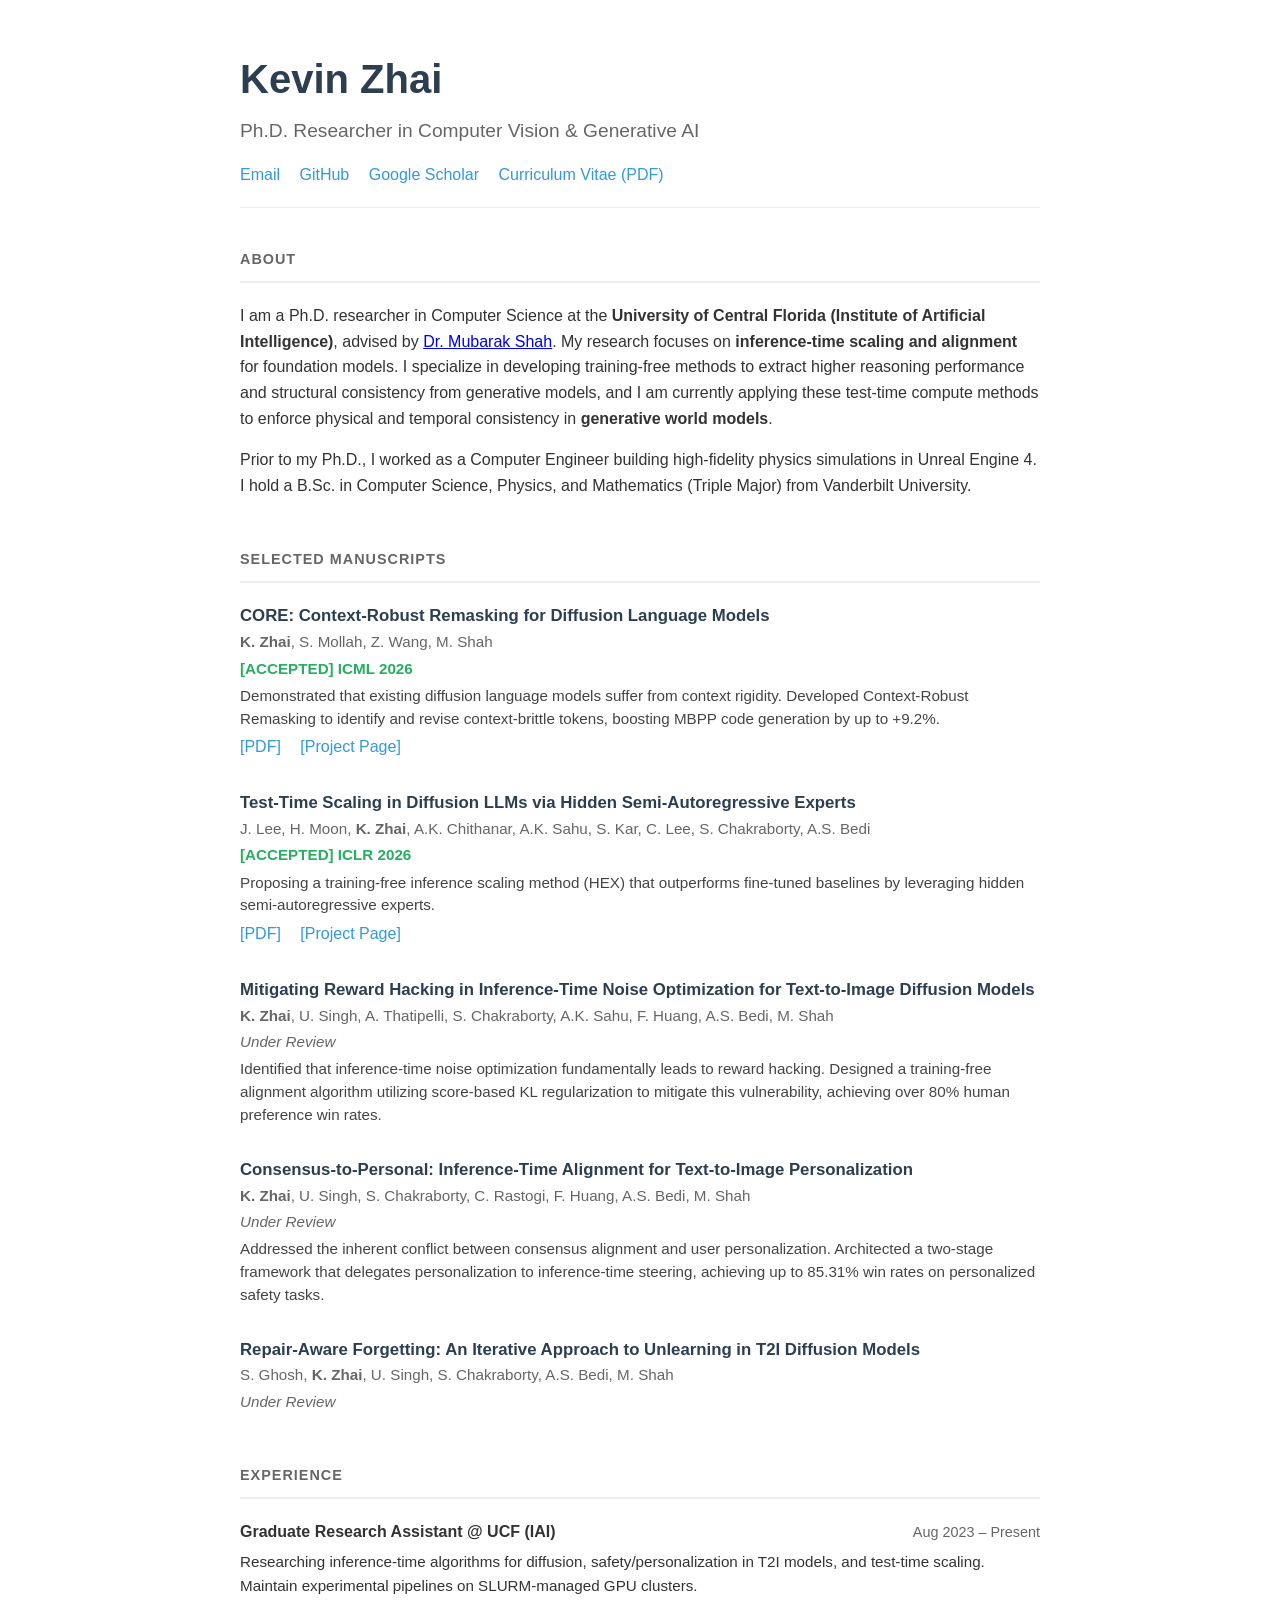
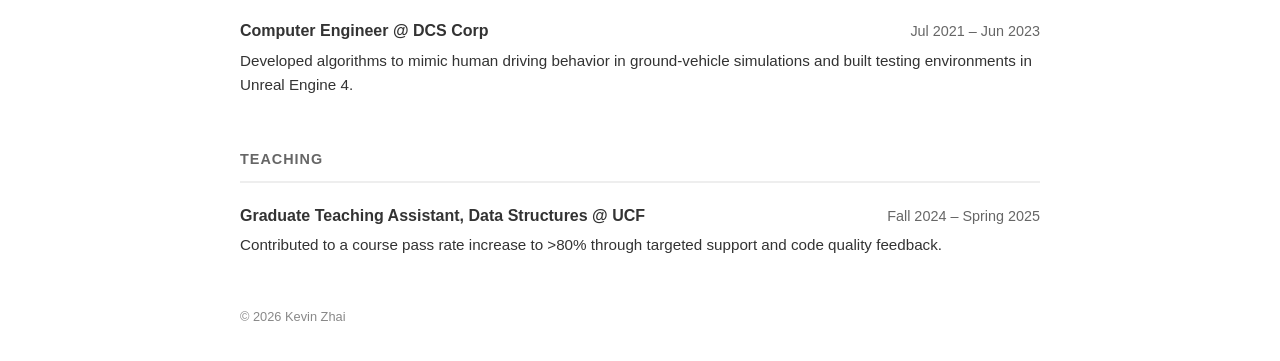
<file: index.html>
<!DOCTYPE html>
<html lang="en">
<head>
    <meta charset="UTF-8">
    <meta name="viewport" content="width=device-width, initial-scale=1.0">
    <title>Kevin Zhai | Ph.D. Researcher</title>
    <style>
        /* CSS: The Styling */
        :root {
            --primary-color: #2c3e50;
            --accent-color: #3498db;
            --success-color: #27ae60; /* Green for Acceptance */
            --text-color: #333;
            --bg-color: #fff;
            --gray: #666;
        }

        body {
            font-family: -apple-system, BlinkMacSystemFont, "Segoe UI", Roboto, Helvetica, Arial, sans-serif;
            line-height: 1.6;
            color: var(--text-color);
            max-width: 800px;
            margin: 0 auto;
            padding: 20px;
        }

        /* Header & Nav */
        header {
            margin-bottom: 40px;
            border-bottom: 1px solid #eee;
            padding-bottom: 20px;
        }

        h1 {
            font-size: 2.5rem;
            margin-bottom: 5px;
            color: var(--primary-color);
        }

        .subtitle {
            font-size: 1.2rem;
            color: var(--gray);
            margin-bottom: 15px;
        }

        .links a {
            margin-right: 15px;
            color: var(--accent-color);
            text-decoration: none;
            font-weight: 500;
        }

        .links a:hover { text-decoration: underline; }

        /* Sections */
        section { margin-bottom: 50px; }
        
        h2 {
            font-size: 1.5rem;
            border-bottom: 2px solid #eee;
            padding-bottom: 10px;
            margin-bottom: 20px;
            text-transform: uppercase;
            letter-spacing: 1px;
            font-size: 0.9rem;
            color: var(--gray);
        }

        /* Publications */
        .paper { margin-bottom: 30px; }
        .paper-title { font-weight: bold; font-size: 1.05rem; display: block; color: var(--primary-color); }
        .authors { color: var(--gray); font-size: 0.95rem; margin-bottom: 2px; }
        .venue { font-style: italic; color: var(--gray); font-size: 0.95rem; }
        
        /* New Style for Descriptions */
        .paper-desc {
            font-size: 0.95rem;
            color: #444;
            margin-top: 4px;
            margin-bottom: 4px;
            line-height: 1.5;
        }

        /* Acceptance Pop */
        .venue.accepted {
            color: var(--success-color);
            font-weight: 800;
            font-style: normal;
        }

        /* Experience */
        .job { margin-bottom: 20px; }
        .job-header { display: flex; justify-content: space-between; align-items: baseline; }
        .job-title { font-weight: bold; }
        .job-date { color: var(--gray); font-size: 0.9rem; }
        .job-desc { margin-top: 5px; font-size: 0.95rem; }

        /* Mobile Adjustments */
        @media (max-width: 600px) {
            .job-header { flex-direction: column; }
        }
    </style>
</head>
<body>

    <header>
        <h1>Kevin Zhai</h1>
        <div class="subtitle">Ph.D. Researcher in Computer Vision & Generative AI</div>
        <div class="links">
            <a href="mailto:kevin.zhai@ucf.edu">Email</a>
            <a href="https://github.com/k-zhai">GitHub</a>
            <a href="https://scholar.google.com/citations?user=ZJ2aewcAAAAJ&hl=en">Google Scholar</a> 
            <a href="./resume.pdf">Curriculum Vitae (PDF)</a>
        </div>
    </header>

    <section id="about">
        <h2>About</h2>
        <p>
            I am a Ph.D. researcher in Computer Science at the <strong>University of Central Florida (Institute of Artificial Intelligence)</strong>, advised by <a href="https://www.crcv.ucf.edu/person/mubarak-shah/">Dr. Mubarak Shah</a>. 
            My research focuses on <strong>inference-time scaling and alignment</strong> for foundation models. I specialize in developing training-free methods to extract higher reasoning performance and structural consistency from generative models, and I am currently applying these test-time compute methods to enforce physical and temporal consistency in <strong>generative world models</strong>.
        </p>
        <p>
            Prior to my Ph.D., I worked as a Computer Engineer building high-fidelity physics simulations in Unreal Engine 4. I hold a B.Sc. in Computer Science, Physics, and Mathematics (Triple Major) from Vanderbilt University.
        </p>
    </section>

    <section id="research">
        <h2>Selected Manuscripts</h2>

        <div class="paper">
            <span class="paper-title">CORE: Context-Robust Remasking for Diffusion Language Models</span>
            <div class="authors"><strong>K. Zhai</strong>, S. Mollah, Z. Wang, M. Shah</div>
            <div class="venue accepted">[ACCEPTED] ICML 2026</div>
            <div class="paper-desc">
                Demonstrated that existing diffusion language models suffer from context rigidity. Developed Context-Robust Remasking to identify and revise context-brittle tokens, boosting MBPP code generation by up to +9.2%.
            </div>
            <div class="links">
                <a href="https://arxiv.org/pdf/2602.04096">[PDF]</a>
                <a href="https://ucf-crcv.github.io/core/">[Project Page]</a>
            </div>
        </div>
        
        <div class="paper">
            <span class="paper-title">Test-Time Scaling in Diffusion LLMs via Hidden Semi-Autoregressive Experts</span>
            <div class="authors">J. Lee, H. Moon, <strong>K. Zhai</strong>, A.K. Chithanar, A.K. Sahu, S. Kar, C. Lee, S. Chakraborty, A.S. Bedi</div>
            <div class="venue accepted">[ACCEPTED] ICLR 2026</div>
            <div class="paper-desc">
                Proposing a training-free inference scaling method (HEX) that outperforms fine-tuned baselines by leveraging hidden semi-autoregressive experts.
            </div>
            <div class="links">
                <a href="https://arxiv.org/pdf/2510.05040">[PDF]</a>
                <a href="https://junos-ai-org.github.io/Test-Time-Scaling/">[Project Page]</a>
            </div>
        </div>

        <div class="paper">
            <span class="paper-title">Mitigating Reward Hacking in Inference-Time Noise Optimization for Text-to-Image Diffusion Models</span>
            <div class="authors"><strong>K. Zhai</strong>, U. Singh, A. Thatipelli, S. Chakraborty, A.K. Sahu, F. Huang, A.S. Bedi, M. Shah</div>
            <div class="venue">Under Review</div>
            <div class="paper-desc">
                Identified that inference-time noise optimization fundamentally leads to reward hacking. Designed a training-free alignment algorithm utilizing score-based KL regularization to mitigate this vulnerability, achieving over 80% human preference win rates.
            </div>
        </div>

        <div class="paper">
            <span class="paper-title">Consensus-to-Personal: Inference-Time Alignment for Text-to-Image Personalization</span>
            <div class="authors"><strong>K. Zhai</strong>, U. Singh, S. Chakraborty, C. Rastogi, F. Huang, A.S. Bedi, M. Shah</div>
            <div class="venue">Under Review</div>
            <div class="paper-desc">
                Addressed the inherent conflict between consensus alignment and user personalization. Architected a two-stage framework that delegates personalization to inference-time steering, achieving up to 85.31% win rates on personalized safety tasks.
            </div>
        </div>

        <div class="paper">
            <span class="paper-title">Repair-Aware Forgetting: An Iterative Approach to Unlearning in T2I Diffusion Models</span>
            <div class="authors">S. Ghosh, <strong>K. Zhai</strong>, U. Singh, S. Chakraborty, A.S. Bedi, M. Shah</div>
            <div class="venue">Under Review</div>
        </div>

    </section>

    <section id="experience">
        <h2>Experience</h2>

        <div class="job">
            <div class="job-header">
                <span class="job-title">Graduate Research Assistant @ UCF (IAI)</span>
                <span class="job-date">Aug 2023 – Present</span>
            </div>
            <div class="job-desc">
                Researching inference-time algorithms for diffusion, safety/personalization in T2I models, and test-time scaling. Maintain experimental pipelines on SLURM-managed GPU clusters.
            </div>
        </div>

        <div class="job">
            <div class="job-header">
                <span class="job-title">Computer Engineer @ DCS Corp</span>
                <span class="job-date">Jul 2021 – Jun 2023</span>
            </div>
            <div class="job-desc">
                Developed algorithms to mimic human driving behavior in ground-vehicle simulations and built testing environments in Unreal Engine 4.
            </div>
        </div>
    </section>

    <section id="teaching">
        <h2>Teaching</h2>
        <div class="job">
            <div class="job-header">
                <span class="job-title">Graduate Teaching Assistant, Data Structures @ UCF</span>
                <span class="job-date">Fall 2024 – Spring 2025</span>
            </div>
            <div class="job-desc">
                Contributed to a course pass rate increase to >80% through targeted support and code quality feedback.
            </div>
        </div>
    </section>

    <footer>
        <p style="font-size: 0.8rem; color: #888;">&copy; 2026 Kevin Zhai</p>
    </footer>

</body>
</html>
</file>
